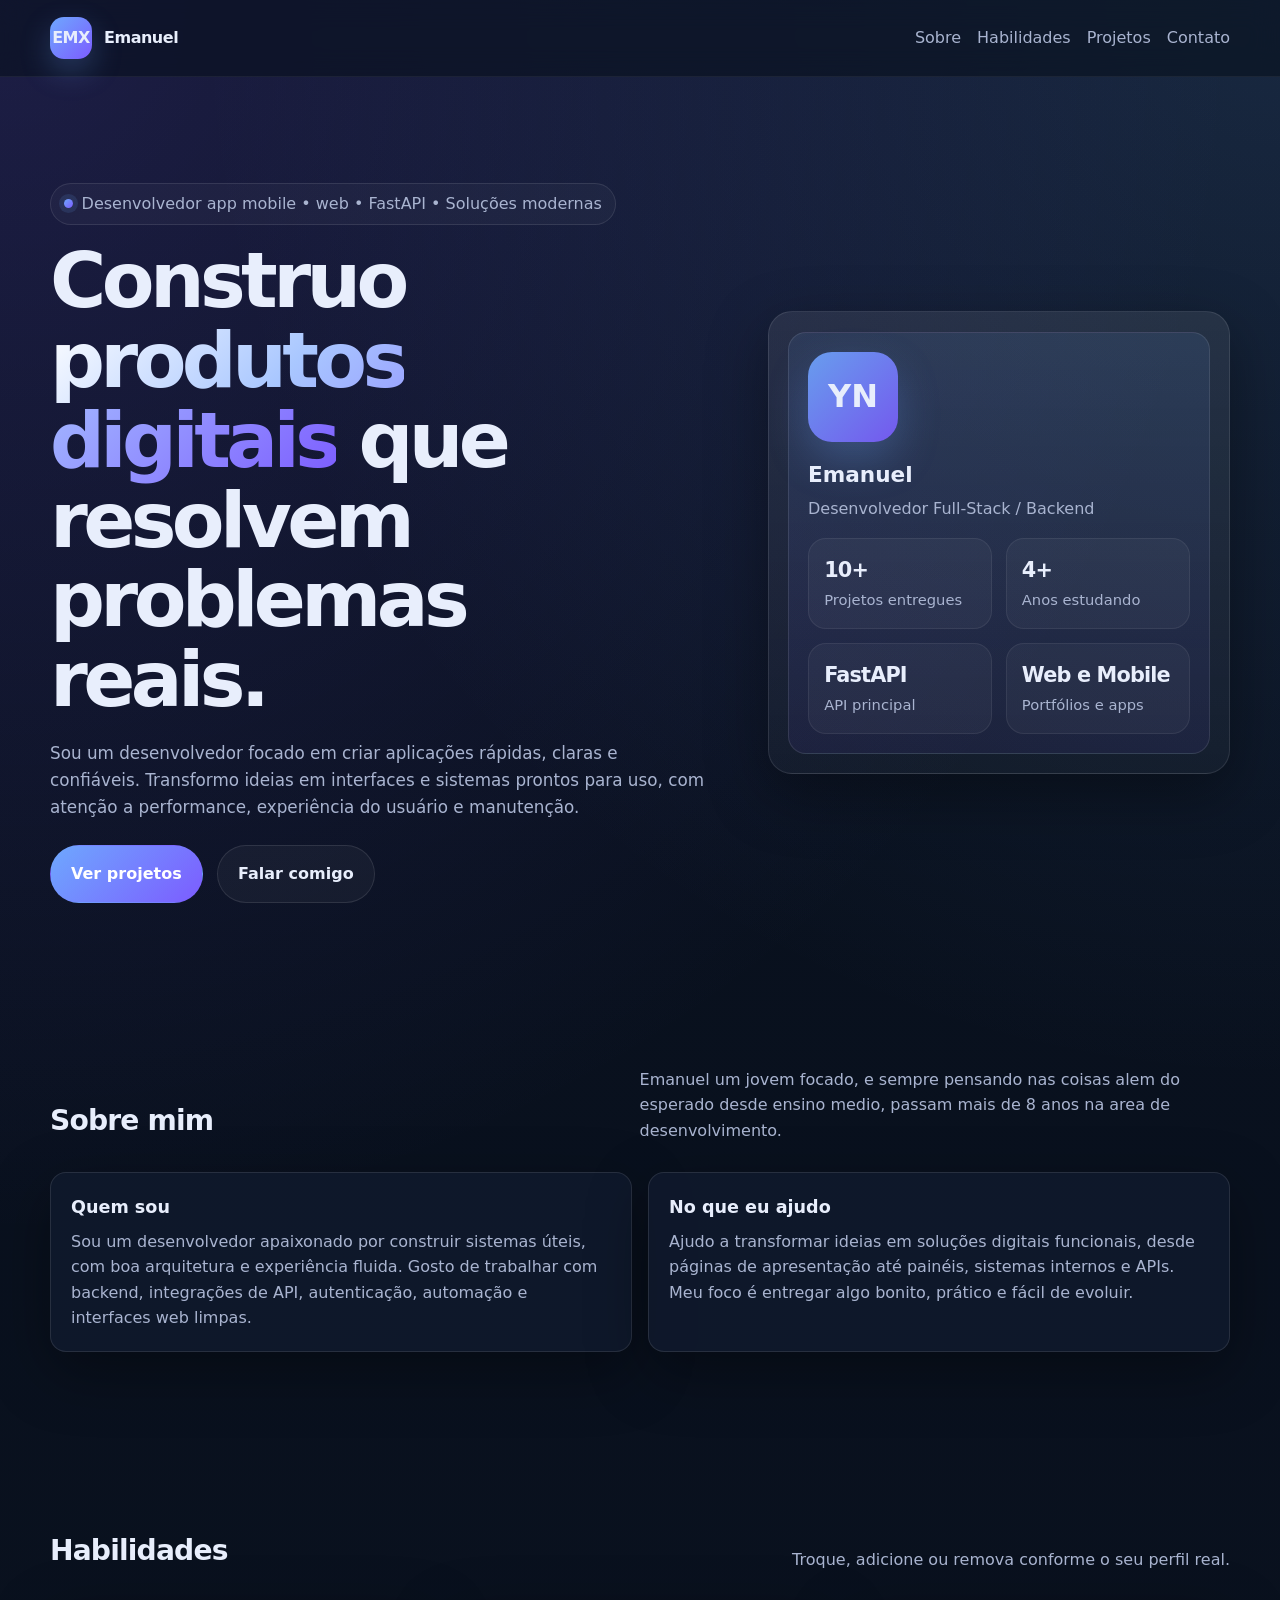
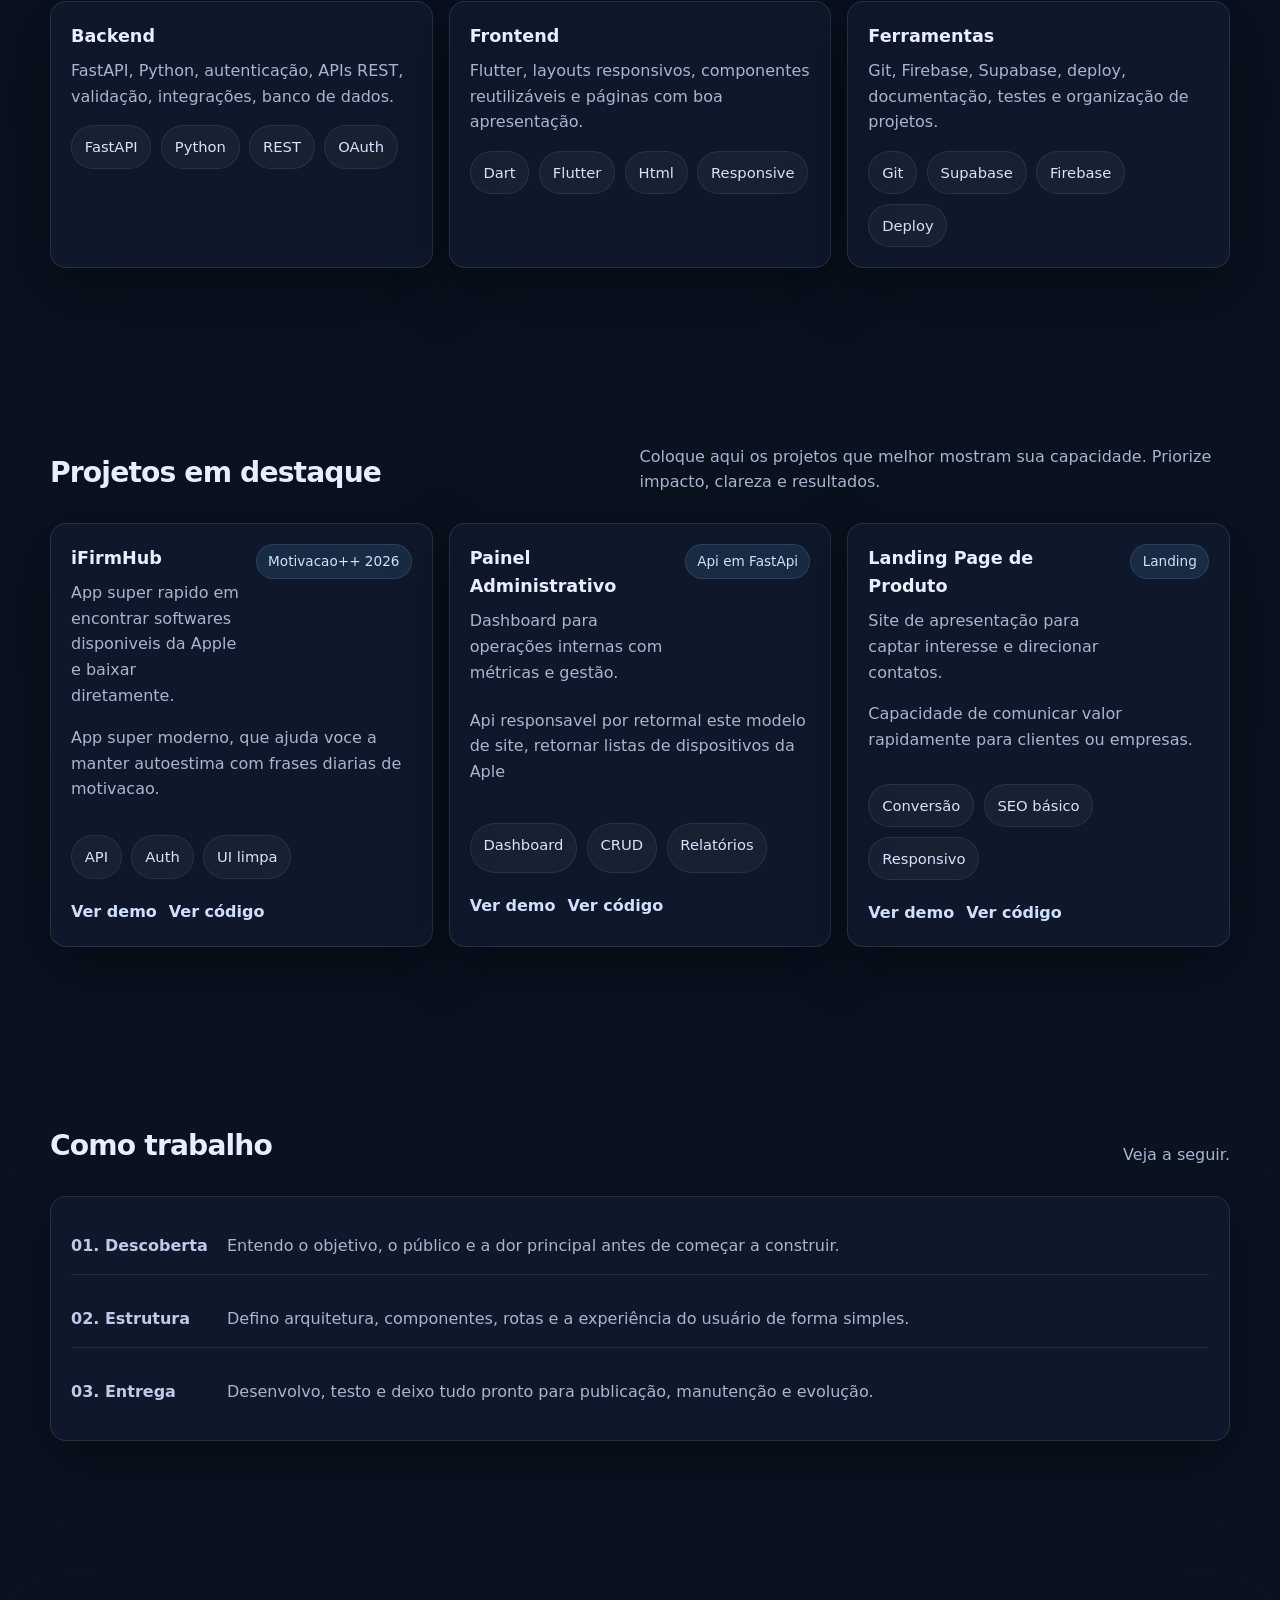
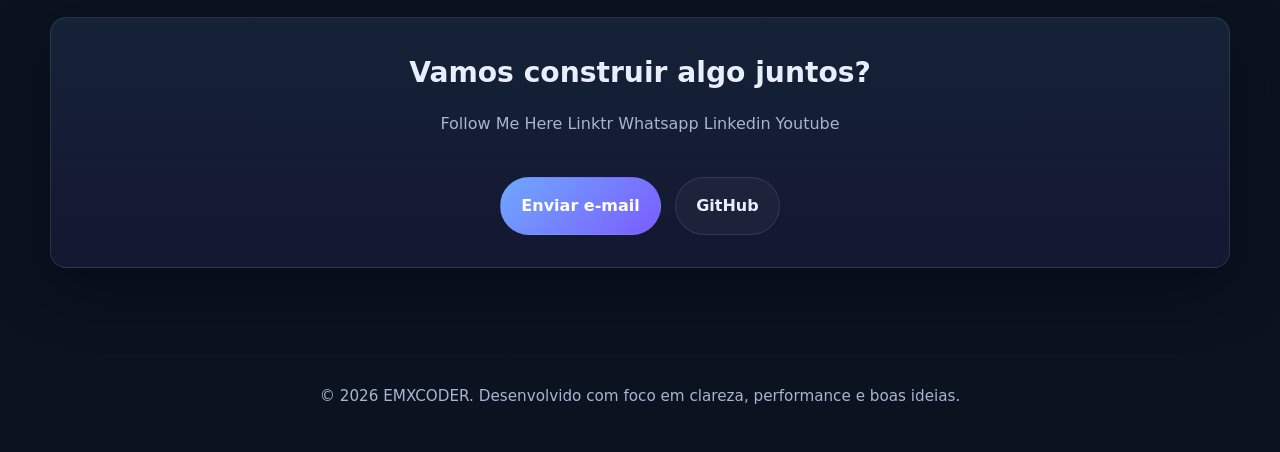
<file: page/index.html>
<!DOCTYPE html>
<html lang="pt-BR">

<head>
    <meta charset="UTF-8" />
    <meta name="viewport" content="width=device-width, initial-scale=1.0" />
    <meta name="description" content="Portfolio profissional de desenvolvedor web, projetos, habilidades e contato." />
    <title>EmxCoder | Desenvolvedor Multiplataforma</title>
    <link rel="stylesheet" href="style.css">
</head>

<body>
    <header class="nav">
        <div class="nav-inner">
            <a class="brand" href="#home">
                <span class="brand-badge">EMX</span>
                <span>Emanuel</span>
            </a>
            <nav class="nav-links" aria-label="Navegação principal">
                <a href="#sobre">Sobre</a>
                <a href="#habilidades">Habilidades</a>
                <a href="#projetos">Projetos</a>
                <a href="#contato">Contato</a>
            </nav>
        </div>
    </header>

    <main id="home">
        <section class="hero">
            <div class="container hero-grid">
                <div class="hero-copy">
                    <div class="eyebrow"><span class="eyebrow-dot"></span> Desenvolvedor app mobile • web • FastAPI •
                        Soluções
                        modernas</div>
                    <h1>Construo <span>produtos digitais</span> que resolvem problemas reais.</h1>
                    <p class="lead">
                        Sou um desenvolvedor focado em criar aplicações rápidas, claras e confiáveis.
                        Transformo ideias em interfaces e sistemas prontos para uso, com atenção a performance,
                        experiência do usuário e manutenção.
                    </p>
                    <div class="hero-actions">
                        <a class="btn btn-primary" href="#projetos">Ver projetos</a>
                        <a class="btn btn-secondary" href="#contato">Falar comigo</a>
                    </div>
                </div>

                <aside class="hero-panel">
                    <div class="profile-card">
                        <div style="display:flex; align-items:center; gap:1rem; flex-wrap:wrap;">
                            <div class="avatar">YN</div>
                            <div>
                                <h3 style="margin:0; font-size:1.35rem;">Emanuel</h3>
                                <p style="margin:0.25rem 0 0; color:var(--muted);">Desenvolvedor Full-Stack / Backend
                                </p>
                            </div>
                        </div>

                        <div class="mini-grid">
                            <div class="mini-stat">
                                <strong>10+</strong>
                                <span>Projetos entregues</span>
                            </div>
                            <div class="mini-stat">
                                <strong>4+</strong>
                                <span>Anos estudando</span>
                            </div>
                            <div class="mini-stat">
                                <strong>FastAPI</strong>
                                <span>API principal</span>
                            </div>
                            <div class="mini-stat">
                                <strong>Web e Mobile</strong>
                                <span>Portfólios e apps</span>
                            </div>
                        </div>
                    </div>
                </aside>
            </div>
        </section>

        <section id="sobre" class="section">
            <div class="container">
                <div class="section-title">
                    <h2>Sobre mim</h2>
                    <p>Emanuel um jovem focado, e sempre pensando nas coisas alem do esperado desde ensino medio, passam
                        mais de 8 anos na area de desenvolvimento.
                    </p>
                </div>

                <div class="grid-2">
                    <div class="card">
                        <h3>Quem sou</h3>
                        <p>
                            Sou um desenvolvedor apaixonado por construir sistemas úteis, com boa arquitetura e
                            experiência fluida.
                            Gosto de trabalhar com backend, integrações de API, autenticação, automação e interfaces web
                            limpas.
                        </p>
                    </div>
                    <div class="card">
                        <h3>No que eu ajudo</h3>
                        <p>
                            Ajudo a transformar ideias em soluções digitais funcionais, desde páginas de apresentação
                            até painéis, sistemas internos e APIs.
                            Meu foco é entregar algo bonito, prático e fácil de evoluir.
                        </p>
                    </div>
                </div>
            </div>
        </section>

        <section id="habilidades" class="section">
            <div class="container">
                <div class="section-title">
                    <h2>Habilidades</h2>
                    <p>Troque, adicione ou remova conforme o seu perfil real.</p>
                </div>

                <div class="grid-3">
                    <div class="card">
                        <h3>Backend</h3>
                        <p>FastAPI, Python, autenticação, APIs REST, validação, integrações, banco de dados.</p>
                        <div class="pill-list">
                            <span class="pill">FastAPI</span>
                            <span class="pill">Python</span>
                            <span class="pill">REST</span>
                            <span class="pill">OAuth</span>
                        </div>
                    </div>
                    <div class="card">
                        <h3>Frontend</h3>
                        <p>Flutter, layouts responsivos, componentes reutilizáveis e páginas com boa apresentação.</p>
                        <div class="pill-list">
                            <span class="pill">Dart</span>
                            <span class="pill">Flutter</span>
                            <span class="pill">Html</span>
                            <span class="pill">Responsive</span>
                        </div>
                    </div>
                    <div class="card">
                        <h3>Ferramentas</h3>
                        <p>Git, Firebase, Supabase, deploy, documentação, testes e organização de projetos.</p>
                        <div class="pill-list">
                            <span class="pill">Git</span>
                            <span class="pill">Supabase</span>
                            <span class="pill">Firebase</span>
                            <span class="pill">Deploy</span>
                        </div>
                    </div>
                </div>
            </div>
        </section>

        <section id="projetos" class="section">
            <div class="container">
                <div class="section-title">
                    <h2>Projetos em destaque</h2>
                    <p>Coloque aqui os projetos que melhor mostram sua capacidade. Priorize impacto, clareza e
                        resultados.</p>
                </div>

                <div class="grid-3">
                    <article class="card project-card">
                        <div class="project-top">
                            <div>
                                <h3>iFirmHub</h3>
                                <p>App super rapido em encontrar softwares disponiveis da Apple e baixar diretamente.
                                </p>
                            </div>
                            <span class="project-badge">Motivacao++ 2026</span>
                        </div>
                        <p>
                            App super moderno, que ajuda voce a manter autoestima com frases diarias de motivacao.
                        </p>
                        <div class="pill-list">
                            <span class="pill">API</span>
                            <span class="pill">Auth</span>
                            <span class="pill">UI limpa</span>
                        </div>
                        <div class="project-links">
                            <a class="link-inline" href="#">Ver demo</a>
                            <a class="link-inline" href="#">Ver código</a>
                        </div>
                    </article>

                    <article class="card project-card">
                        <div class="project-top">
                            <div>
                                <h3>Painel Administrativo</h3>
                                <p>Dashboard para operações internas com métricas e gestão.</p>
                            </div>
                            <span class="project-badge">Api em FastApi</span>
                        </div>
                        <p>
                            Api responsavel por retormal este modelo de site, retornar listas de dispositivos da Aple
                        </p>
                        <div class="pill-list">
                            <span class="pill">Dashboard</span>
                            <span class="pill">CRUD</span>
                            <span class="pill">Relatórios</span>
                        </div>
                        <div class="project-links">
                            <a class="link-inline" href="#">Ver demo</a>
                            <a class="link-inline" href="#">Ver código</a>
                        </div>
                    </article>

                    <article class="card project-card">
                        <div class="project-top">
                            <div>
                                <h3>Landing Page de Produto</h3>
                                <p>Site de apresentação para captar interesse e direcionar contatos.</p>
                            </div>
                            <span class="project-badge">Landing</span>
                        </div>
                        <p>
                            Capacidade de comunicar valor rapidamente para
                            clientes ou empresas.
                        </p>
                        <div class="pill-list">
                            <span class="pill">Conversão</span>
                            <span class="pill">SEO básico</span>
                            <span class="pill">Responsivo</span>
                        </div>
                        <div class="project-links">
                            <a class="link-inline" href="#">Ver demo</a>
                            <a class="link-inline" href="#">Ver código</a>
                        </div>
                    </article>
                </div>
            </div>
        </section>

        <section class="section">
            <div class="container">
                <div class="section-title">
                    <h2>Como trabalho</h2>
                    <p>Veja a seguir.</p>
                </div>

                <div class="card timeline">
                    <div class="timeline-item">
                        <div class="when">01. Descoberta</div>
                        <div class="what">Entendo o objetivo, o público e a dor principal antes de começar a construir.
                        </div>
                    </div>
                    <div class="timeline-item">
                        <div class="when">02. Estrutura</div>
                        <div class="what">Defino arquitetura, componentes, rotas e a experiência do usuário de forma
                            simples.</div>
                    </div>
                    <div class="timeline-item">
                        <div class="when">03. Entrega</div>
                        <div class="what">Desenvolvo, testo e deixo tudo pronto para publicação, manutenção e evolução.
                        </div>
                    </div>
                </div>
            </div>
        </section>

        <section id="contato" class="section">
            <div class="container">
                <div class="card contact-box">
                    <h2 style="margin:0; font-size:clamp(1.5rem, 2.2vw, 2.2rem);">Vamos construir algo juntos?</h2>
                    <p style="margin:0; color:var(--muted); max-width:60ch; margin-inline:auto;">
                        <a href="http://https://linktr.ee/emxcoder">Follow Me Here Linktr</a>
                        <a href="http://wa.me/258875759790">Whatsapp</a>
                        <a href="https://www.linkedin.com/in/emxcoder">Linkedin</a>
                        <a href="http://youtube.com/emxcoder">Youtube</a>


                    </p>
                    <div class="hero-actions" style="justify-content:center;">
                        <a class="btn btn-primary" href="mailto:emx.coder@gmail.com">Enviar e-mail</a>
                        <a class="btn btn-secondary" href="https://github.com/emxcoder" target="_blank"
                            rel="noreferrer">GitHub</a>
                    </div>
                </div>
            </div>
        </section>
    </main>

    <footer class="footer">
        <div class="container">
            <span>© <span id="year"></span> EMXCODER. Desenvolvido com foco em clareza, performance e boas
                ideias.</span>
        </div>
    </footer>

    <script>
        document.getElementById('year').textContent = new Date().getFullYear();
    </script>
</body>

</html>
</file>
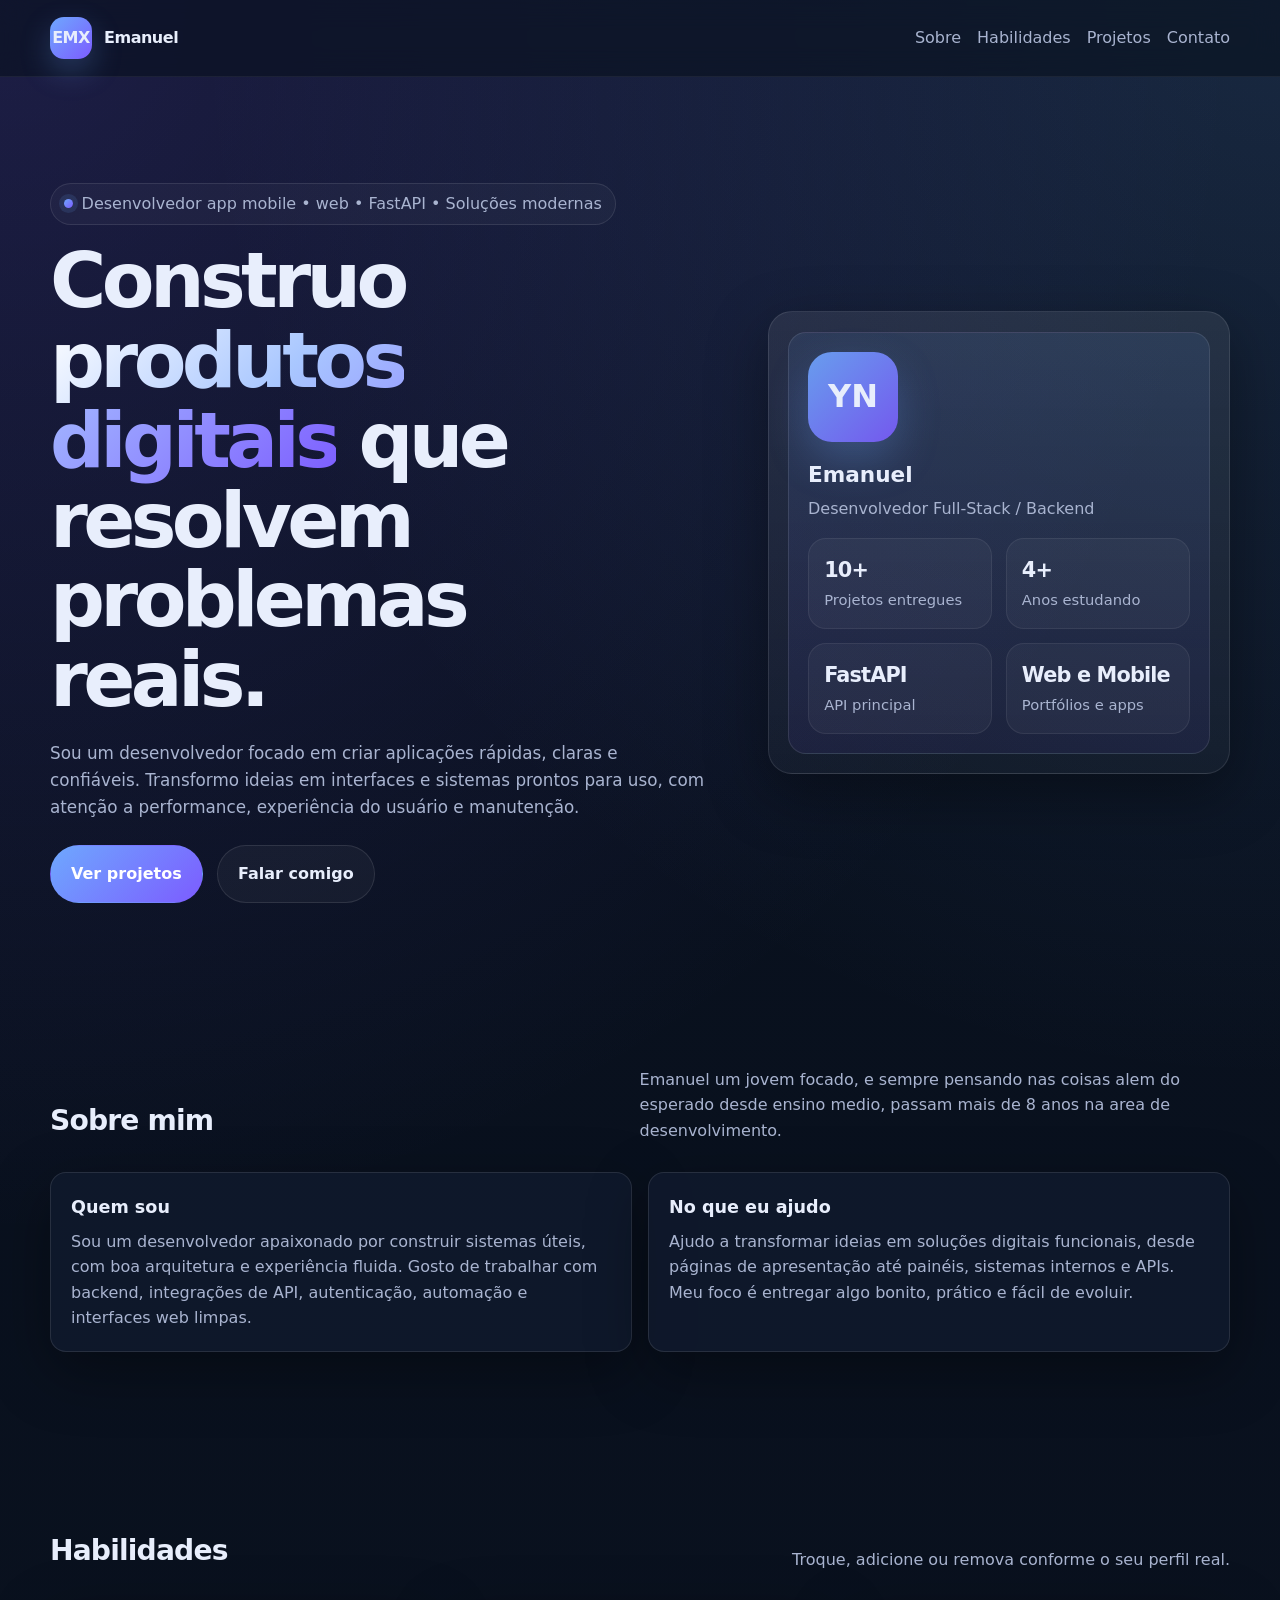
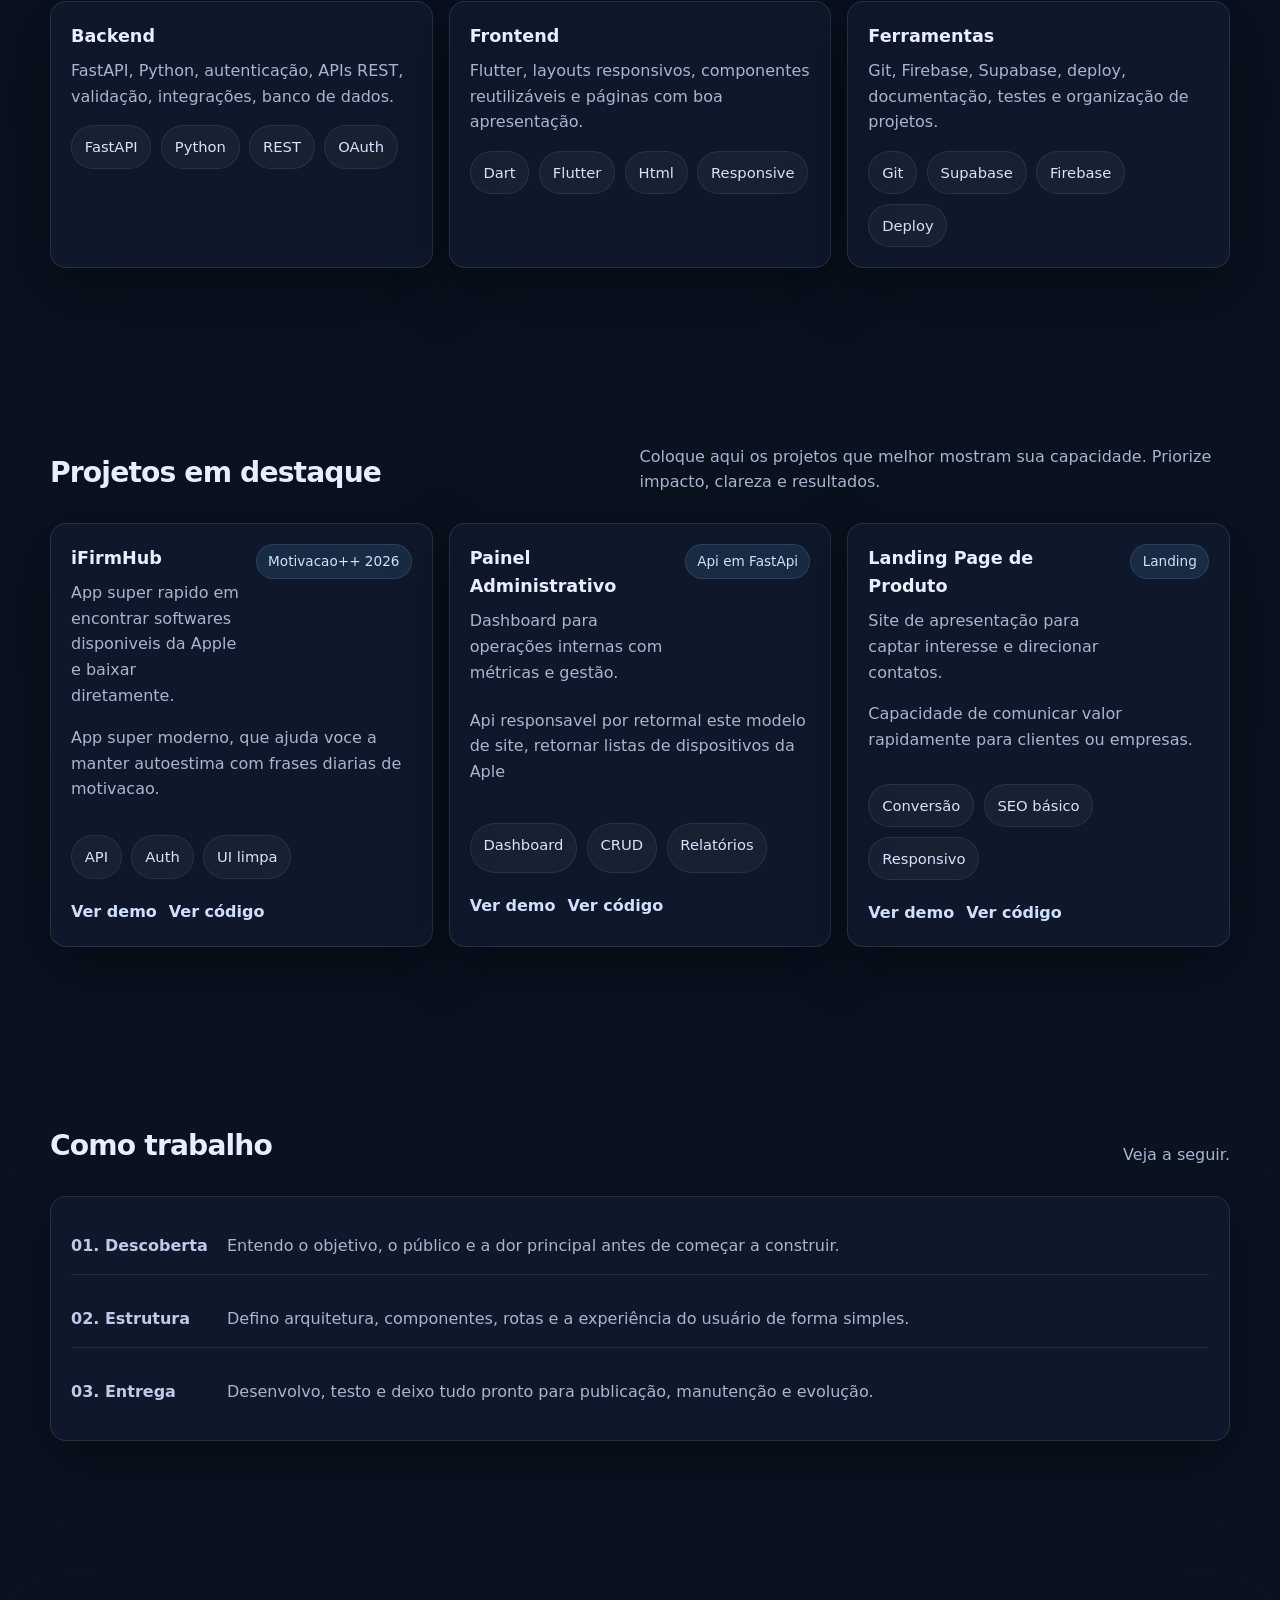
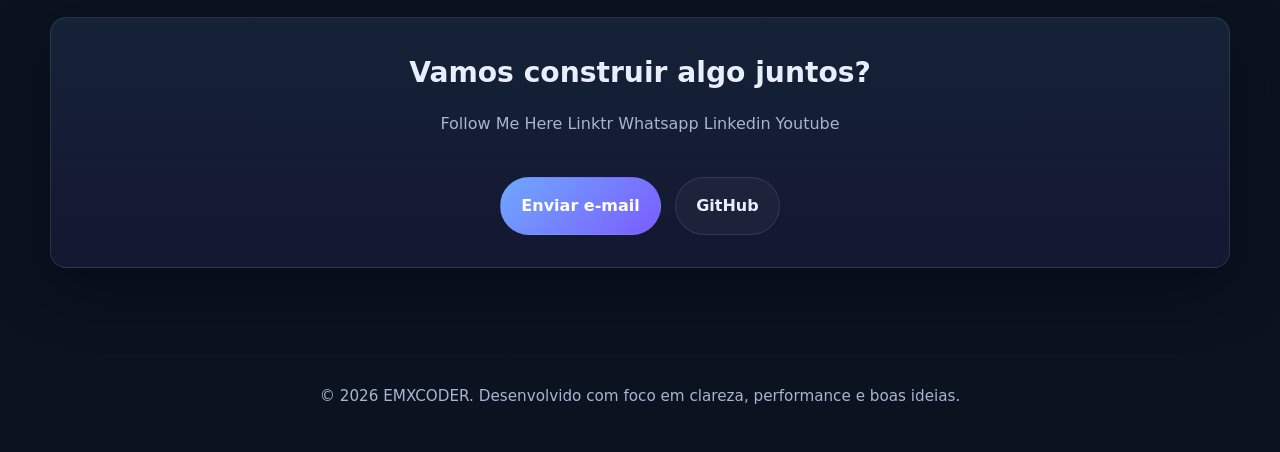
<file: page/template/index.html>
<!DOCTYPE html>
<html lang="pt-BR">

<head>
    <meta charset="UTF-8" />
    <meta name="viewport" content="width=device-width, initial-scale=1.0" />
    <meta name="description" content="Portfolio profissional de desenvolvedor web, projetos, habilidades e contato." />
    <title>EmxCoder | Desenvolvedor Multiplataforma</title>
    <link rel="stylesheet" href="../static/style.css">
</head>

<body>
    <header class="nav">
        <div class="nav-inner">
            <a class="brand" href="#home">
                <span class="brand-badge">EMX</span>
                <span>Emanuel</span>
            </a>
            <nav class="nav-links" aria-label="Navegação principal">
                <a href="#sobre">Sobre</a>
                <a href="#habilidades">Habilidades</a>
                <a href="#projetos">Projetos</a>
                <a href="#contato">Contato</a>
            </nav>
        </div>
    </header>

    <main id="home">
        <section class="hero">
            <div class="container hero-grid">
                <div class="hero-copy">
                    <div class="eyebrow"><span class="eyebrow-dot"></span> Desenvolvedor app mobile • web • FastAPI •
                        Soluções
                        modernas</div>
                    <h1>Construo <span>produtos digitais</span> que resolvem problemas reais.</h1>
                    <p class="lead">
                        Sou um desenvolvedor focado em criar aplicações rápidas, claras e confiáveis.
                        Transformo ideias em interfaces e sistemas prontos para uso, com atenção a performance,
                        experiência do usuário e manutenção.
                    </p>
                    <div class="hero-actions">
                        <a class="btn btn-primary" href="#projetos">Ver projetos</a>
                        <a class="btn btn-secondary" href="#contato">Falar comigo</a>
                    </div>
                </div>

                <aside class="hero-panel">
                    <div class="profile-card">
                        <div style="display:flex; align-items:center; gap:1rem; flex-wrap:wrap;">
                            <div class="avatar">YN</div>
                            <div>
                                <h3 style="margin:0; font-size:1.35rem;">Emanuel</h3>
                                <p style="margin:0.25rem 0 0; color:var(--muted);">Desenvolvedor Full-Stack / Backend
                                </p>
                            </div>
                        </div>

                        <div class="mini-grid">
                            <div class="mini-stat">
                                <strong>10+</strong>
                                <span>Projetos entregues</span>
                            </div>
                            <div class="mini-stat">
                                <strong>4+</strong>
                                <span>Anos estudando</span>
                            </div>
                            <div class="mini-stat">
                                <strong>FastAPI</strong>
                                <span>API principal</span>
                            </div>
                            <div class="mini-stat">
                                <strong>Web e Mobile</strong>
                                <span>Portfólios e apps</span>
                            </div>
                        </div>
                    </div>
                </aside>
            </div>
        </section>

        <section id="sobre" class="section">
            <div class="container">
                <div class="section-title">
                    <h2>Sobre mim</h2>
                    <p>Emanuel um jovem focado, e sempre pensando nas coisas alem do esperado desde ensino medio, passam
                        mais de 8 anos na area de desenvolvimento.
                    </p>
                </div>

                <div class="grid-2">
                    <div class="card">
                        <h3>Quem sou</h3>
                        <p>
                            Sou um desenvolvedor apaixonado por construir sistemas úteis, com boa arquitetura e
                            experiência fluida.
                            Gosto de trabalhar com backend, integrações de API, autenticação, automação e interfaces web
                            limpas.
                        </p>
                    </div>
                    <div class="card">
                        <h3>No que eu ajudo</h3>
                        <p>
                            Ajudo a transformar ideias em soluções digitais funcionais, desde páginas de apresentação
                            até painéis, sistemas internos e APIs.
                            Meu foco é entregar algo bonito, prático e fácil de evoluir.
                        </p>
                    </div>
                </div>
            </div>
        </section>

        <section id="habilidades" class="section">
            <div class="container">
                <div class="section-title">
                    <h2>Habilidades</h2>
                    <p>Troque, adicione ou remova conforme o seu perfil real.</p>
                </div>

                <div class="grid-3">
                    <div class="card">
                        <h3>Backend</h3>
                        <p>FastAPI, Python, autenticação, APIs REST, validação, integrações, banco de dados.</p>
                        <div class="pill-list">
                            <span class="pill">FastAPI</span>
                            <span class="pill">Python</span>
                            <span class="pill">REST</span>
                            <span class="pill">OAuth</span>
                        </div>
                    </div>
                    <div class="card">
                        <h3>Frontend</h3>
                        <p>Flutter, layouts responsivos, componentes reutilizáveis e páginas com boa apresentação.</p>
                        <div class="pill-list">
                            <span class="pill">Dart</span>
                            <span class="pill">Flutter</span>
                            <span class="pill">Html</span>
                            <span class="pill">Responsive</span>
                        </div>
                    </div>
                    <div class="card">
                        <h3>Ferramentas</h3>
                        <p>Git, Firebase, Supabase, deploy, documentação, testes e organização de projetos.</p>
                        <div class="pill-list">
                            <span class="pill">Git</span>
                            <span class="pill">Supabase</span>
                            <span class="pill">Firebase</span>
                            <span class="pill">Deploy</span>
                        </div>
                    </div>
                </div>
            </div>
        </section>

        <section id="projetos" class="section">
            <div class="container">
                <div class="section-title">
                    <h2>Projetos em destaque</h2>
                    <p>Coloque aqui os projetos que melhor mostram sua capacidade. Priorize impacto, clareza e
                        resultados.</p>
                </div>

                <div class="grid-3">
                    <article class="card project-card">
                        <div class="project-top">
                            <div>
                                <h3>iFirmHub</h3>
                                <p>App super rapido em encontrar softwares disponiveis da Apple e baixar diretamente.
                                </p>
                            </div>
                            <span class="project-badge">Motivacao++ 2026</span>
                        </div>
                        <p>
                            App super moderno, que ajuda voce a manter autoestima com frases diarias de motivacao.
                        </p>
                        <div class="pill-list">
                            <span class="pill">API</span>
                            <span class="pill">Auth</span>
                            <span class="pill">UI limpa</span>
                        </div>
                        <div class="project-links">
                            <a class="link-inline" href="#">Ver demo</a>
                            <a class="link-inline" href="#">Ver código</a>
                        </div>
                    </article>

                    <article class="card project-card">
                        <div class="project-top">
                            <div>
                                <h3>Painel Administrativo</h3>
                                <p>Dashboard para operações internas com métricas e gestão.</p>
                            </div>
                            <span class="project-badge">Api em FastApi</span>
                        </div>
                        <p>
                            Api responsavel por retormal este modelo de site, retornar listas de dispositivos da Aple
                        </p>
                        <div class="pill-list">
                            <span class="pill">Dashboard</span>
                            <span class="pill">CRUD</span>
                            <span class="pill">Relatórios</span>
                        </div>
                        <div class="project-links">
                            <a class="link-inline" href="#">Ver demo</a>
                            <a class="link-inline" href="#">Ver código</a>
                        </div>
                    </article>

                    <article class="card project-card">
                        <div class="project-top">
                            <div>
                                <h3>Landing Page de Produto</h3>
                                <p>Site de apresentação para captar interesse e direcionar contatos.</p>
                            </div>
                            <span class="project-badge">Landing</span>
                        </div>
                        <p>
                            Capacidade de comunicar valor rapidamente para
                            clientes ou empresas.
                        </p>
                        <div class="pill-list">
                            <span class="pill">Conversão</span>
                            <span class="pill">SEO básico</span>
                            <span class="pill">Responsivo</span>
                        </div>
                        <div class="project-links">
                            <a class="link-inline" href="#">Ver demo</a>
                            <a class="link-inline" href="#">Ver código</a>
                        </div>
                    </article>
                </div>
            </div>
        </section>

        <section class="section">
            <div class="container">
                <div class="section-title">
                    <h2>Como trabalho</h2>
                    <p>Veja a seguir.</p>
                </div>

                <div class="card timeline">
                    <div class="timeline-item">
                        <div class="when">01. Descoberta</div>
                        <div class="what">Entendo o objetivo, o público e a dor principal antes de começar a construir.
                        </div>
                    </div>
                    <div class="timeline-item">
                        <div class="when">02. Estrutura</div>
                        <div class="what">Defino arquitetura, componentes, rotas e a experiência do usuário de forma
                            simples.</div>
                    </div>
                    <div class="timeline-item">
                        <div class="when">03. Entrega</div>
                        <div class="what">Desenvolvo, testo e deixo tudo pronto para publicação, manutenção e evolução.
                        </div>
                    </div>
                </div>
            </div>
        </section>

        <section id="contato" class="section">
            <div class="container">
                <div class="card contact-box">
                    <h2 style="margin:0; font-size:clamp(1.5rem, 2.2vw, 2.2rem);">Vamos construir algo juntos?</h2>
                    <p style="margin:0; color:var(--muted); max-width:60ch; margin-inline:auto;">
                        <a href="http://https://linktr.ee/emxcoder">Follow Me Here Linktr</a>
                        <a href="http://wa.me/258875759790">Whatsapp</a>
                        <a href="https://www.linkedin.com/in/emxcoder">Linkedin</a>
                        <a href="http://youtube.com/emxcoder">Youtube</a>


                    </p>
                    <div class="hero-actions" style="justify-content:center;">
                        <a class="btn btn-primary" href="mailto:emx.coder@gmail.com">Enviar e-mail</a>
                        <a class="btn btn-secondary" href="https://github.com/emxcoder" target="_blank"
                            rel="noreferrer">GitHub</a>
                    </div>
                </div>
            </div>
        </section>
    </main>

    <footer class="footer">
        <div class="container">
            <span>© <span id="year"></span> EMXCODER. Desenvolvido com foco em clareza, performance e boas
                ideias.</span>
        </div>
    </footer>

    <script>
        document.getElementById('year').textContent = new Date().getFullYear();
    </script>
</body>

</html>
</file>
<file: page/style.css>
:root {
    --bg: #0b1220;
    --bg-soft: #111a2e;
    --card: rgba(17, 26, 46, 0.82);
    --card-2: rgba(255, 255, 255, 0.04);
    --text: #e8eefc;
    --muted: #a9b4d0;
    --accent: #6ea8fe;
    --accent-2: #7c5cff;
    --border: rgba(255, 255, 255, 0.10);
    --shadow: 0 20px 60px rgba(0, 0, 0, 0.35);
    --radius: 24px;
    --radius-sm: 16px;
    --max: 1180px;
    --container: min(var(--max), calc(100% - 2rem));
}

* {
    box-sizing: border-box;
}

html {
    scroll-behavior: smooth;
}

body {
    margin: 0;
    font-family: Inter, ui-sans-serif, system-ui, -apple-system, BlinkMacSystemFont, "Segoe UI", sans-serif;
    color: var(--text);
    background:
        radial-gradient(circle at top left, rgba(124, 92, 255, 0.18), transparent 32%),
        radial-gradient(circle at top right, rgba(110, 168, 254, 0.16), transparent 28%),
        linear-gradient(180deg, #08101d 0%, #0b1220 100%);
    min-height: 100vh;
    line-height: 1.6;
}

a {
    color: inherit;
    text-decoration: none;
}

img {
    max-width: 100%;
    display: block;
}

button {
    font: inherit;
}

.container {
    width: var(--container);
    margin: 0 auto;
}

.section {
    padding: 88px 0;
}

.section-title {
    display: flex;
    align-items: end;
    justify-content: space-between;
    gap: 1rem;
    margin-bottom: 28px;
}

.section-title h2 {
    margin: 0;
    font-size: clamp(1.6rem, 2.2vw, 2.4rem);
    letter-spacing: -0.03em;
}

.section-title p {
    margin: 0;
    color: var(--muted);
    max-width: 58ch;
}

.nav {
    position: sticky;
    top: 0;
    z-index: 10;
    backdrop-filter: blur(14px);
    background: rgba(8, 16, 29, 0.58);
    border-bottom: 1px solid rgba(255, 255, 255, 0.06);
}

.nav-inner {
    width: var(--container);
    margin: 0 auto;
    display: flex;
    align-items: center;
    justify-content: space-between;
    min-height: 76px;
    gap: 1rem;
}

.brand {
    display: inline-flex;
    align-items: center;
    gap: 0.75rem;
    font-weight: 800;
    letter-spacing: -0.03em;
}

.brand-badge {
    width: 42px;
    height: 42px;
    border-radius: 14px;
    display: grid;
    place-items: center;
    background: linear-gradient(135deg, var(--accent), var(--accent-2));
    box-shadow: 0 12px 30px rgba(110, 168, 254, 0.25);
    font-weight: 900;
}

.nav-links {
    display: flex;
    align-items: center;
    gap: 1rem;
    flex-wrap: wrap;
    color: var(--muted);
    font-weight: 500;
}

.nav-links a:hover {
    color: var(--text);
}

.hero {
    padding: 78px 0 48px;
}

.hero-grid {
    display: grid;
    grid-template-columns: 1.2fr 0.8fr;
    gap: 1.5rem;
    align-items: center;
}

.hero-copy {
    padding: 28px 0;
}

.eyebrow {
    display: inline-flex;
    align-items: center;
    gap: 0.55rem;
    padding: 0.45rem 0.8rem;
    border: 1px solid var(--border);
    border-radius: 999px;
    color: var(--muted);
    background: rgba(255, 255, 255, 0.03);
    margin-bottom: 1rem;
    width: fit-content;
}

.eyebrow-dot {
    width: 9px;
    height: 9px;
    border-radius: 999px;
    background: linear-gradient(135deg, var(--accent), var(--accent-2));
    box-shadow: 0 0 0 5px rgba(110, 168, 254, 0.12);
}

.hero h1 {
    margin: 0;
    font-size: clamp(2.6rem, 6vw, 4.8rem);
    line-height: 1.04;
    letter-spacing: -0.06em;
    max-width: 12ch;
}

.hero h1 span {
    background: linear-gradient(135deg, #ffffff 0%, #a9c7ff 40%, #7c5cff 100%);
    -webkit-background-clip: text;
    background-clip: text;
    color: transparent;
}

.hero p.lead {
    margin: 1.25rem 0 0;
    max-width: 62ch;
    color: var(--muted);
    font-size: 1.05rem;
}

.hero-actions {
    display: flex;
    gap: 0.9rem;
    flex-wrap: wrap;
    margin-top: 1.5rem;
}

.btn {
    display: inline-flex;
    align-items: center;
    justify-content: center;
    gap: 0.55rem;
    padding: 0.95rem 1.25rem;
    border-radius: 999px;
    border: 1px solid var(--border);
    font-weight: 700;
    transition: transform .2s ease, border-color .2s ease, background .2s ease;
    cursor: pointer;
}

.btn:hover {
    transform: translateY(-1px);
}

.btn-primary {
    background: linear-gradient(135deg, var(--accent), var(--accent-2));
    color: white;
    border-color: transparent;
}

.btn-secondary {
    background: rgba(255, 255, 255, 0.04);
    color: var(--text);
}

.hero-panel {
    background: linear-gradient(180deg, rgba(255, 255, 255, 0.08), rgba(255, 255, 255, 0.03));
    border: 1px solid var(--border);
    border-radius: var(--radius);
    box-shadow: var(--shadow);
    padding: 1.2rem;
}

.profile-card {
    background: linear-gradient(180deg, rgba(110, 168, 254, 0.10), rgba(124, 92, 255, 0.08));
    border: 1px solid rgba(255, 255, 255, 0.10);
    border-radius: calc(var(--radius) - 6px);
    padding: 1.2rem;
    display: grid;
    gap: 1rem;
}

.avatar {
    width: 90px;
    height: 90px;
    border-radius: 24px;
    background: linear-gradient(135deg, rgba(110, 168, 254, 0.9), rgba(124, 92, 255, 0.9));
    display: grid;
    place-items: center;
    font-size: 2rem;
    font-weight: 900;
    box-shadow: 0 18px 40px rgba(110, 168, 254, 0.25);
}

.mini-grid {
    display: grid;
    grid-template-columns: repeat(2, 1fr);
    gap: 0.85rem;
}

.mini-stat {
    padding: 0.95rem;
    border-radius: 18px;
    background: rgba(255, 255, 255, 0.04);
    border: 1px solid rgba(255, 255, 255, 0.07);
}

.mini-stat strong {
    display: block;
    font-size: 1.3rem;
    letter-spacing: -0.04em;
}

.mini-stat span {
    color: var(--muted);
    font-size: 0.92rem;
}

.grid-3 {
    display: grid;
    grid-template-columns: repeat(3, 1fr);
    gap: 1rem;
}

.grid-2 {
    display: grid;
    grid-template-columns: repeat(2, 1fr);
    gap: 1rem;
}

.card {
    background: var(--card);
    border: 1px solid var(--border);
    border-radius: var(--radius-sm);
    box-shadow: var(--shadow);
    padding: 1.25rem;
}

.card h3 {
    margin: 0 0 0.5rem;
    font-size: 1.1rem;
}

.card p {
    margin: 0;
    color: var(--muted);
}

.pill-list {
    display: flex;
    gap: 0.6rem;
    flex-wrap: wrap;
    margin-top: 1rem;
}

.pill {
    padding: 0.55rem 0.8rem;
    border-radius: 999px;
    background: rgba(255, 255, 255, 0.04);
    border: 1px solid rgba(255, 255, 255, 0.08);
    color: #d8e2ff;
    font-size: 0.92rem;
}

.project-card {
    display: grid;
    gap: 1rem;
    height: 100%;
}

.project-top {
    display: flex;
    align-items: start;
    justify-content: space-between;
    gap: 0.8rem;
}

.project-badge {
    padding: 0.35rem 0.7rem;
    border-radius: 999px;
    background: rgba(110, 168, 254, 0.12);
    color: #cfe0ff;
    border: 1px solid rgba(110, 168, 254, 0.18);
    font-size: 0.85rem;
    white-space: nowrap;
}

.project-links {
    display: flex;
    gap: 0.75rem;
    flex-wrap: wrap;
    margin-top: 0.25rem;
}

.link-inline {
    color: #cfe0ff;
    font-weight: 700;
}

.link-inline:hover {
    text-decoration: underline;
}

.timeline {
    display: grid;
    gap: 0.9rem;
}

.timeline-item {
    display: grid;
    grid-template-columns: 140px 1fr;
    gap: 1rem;
    padding: 1rem 0;
    border-bottom: 1px solid rgba(255, 255, 255, 0.08);
}

.timeline-item:last-child {
    border-bottom: 0;
}

.timeline-item .when {
    color: #c0c9e7;
    font-weight: 700;
}

.timeline-item .what {
    color: var(--muted);
}

.contact-box {
    display: grid;
    gap: 1rem;
    text-align: center;
    padding: 2rem;
    background: linear-gradient(180deg, rgba(110, 168, 254, 0.11), rgba(124, 92, 255, 0.08));
}

.footer {
    padding: 28px 0 44px;
    color: var(--muted);
    text-align: center;
    font-size: 0.95rem;
}

@media (max-width: 960px) {

    .hero-grid,
    .grid-3,
    .grid-2 {
        grid-template-columns: 1fr;
    }

    .timeline-item {
        grid-template-columns: 1fr;
        gap: 0.25rem;
    }

    .section-title {
        align-items: start;
        flex-direction: column;
    }

    .nav-inner {
        flex-direction: column;
        padding: 1rem 0;
    }

    .hero {
        padding-top: 44px;
    }
}

@media (max-width: 560px) {
    .mini-grid {
        grid-template-columns: 1fr;
    }

    .hero h1 {
        max-width: 100%;
    }

    .btn {
        width: 100%;
    }

    .hero-actions {
        width: 100%;
    }
}
</file>
<file: page/static/style.css>
:root {
    --bg: #0b1220;
    --bg-soft: #111a2e;
    --card: rgba(17, 26, 46, 0.82);
    --card-2: rgba(255, 255, 255, 0.04);
    --text: #e8eefc;
    --muted: #a9b4d0;
    --accent: #6ea8fe;
    --accent-2: #7c5cff;
    --border: rgba(255, 255, 255, 0.10);
    --shadow: 0 20px 60px rgba(0, 0, 0, 0.35);
    --radius: 24px;
    --radius-sm: 16px;
    --max: 1180px;
    --container: min(var(--max), calc(100% - 2rem));
}

* {
    box-sizing: border-box;
}

html {
    scroll-behavior: smooth;
}

body {
    margin: 0;
    font-family: Inter, ui-sans-serif, system-ui, -apple-system, BlinkMacSystemFont, "Segoe UI", sans-serif;
    color: var(--text);
    background:
        radial-gradient(circle at top left, rgba(124, 92, 255, 0.18), transparent 32%),
        radial-gradient(circle at top right, rgba(110, 168, 254, 0.16), transparent 28%),
        linear-gradient(180deg, #08101d 0%, #0b1220 100%);
    min-height: 100vh;
    line-height: 1.6;
}

a {
    color: inherit;
    text-decoration: none;
}

img {
    max-width: 100%;
    display: block;
}

button {
    font: inherit;
}

.container {
    width: var(--container);
    margin: 0 auto;
}

.section {
    padding: 88px 0;
}

.section-title {
    display: flex;
    align-items: end;
    justify-content: space-between;
    gap: 1rem;
    margin-bottom: 28px;
}

.section-title h2 {
    margin: 0;
    font-size: clamp(1.6rem, 2.2vw, 2.4rem);
    letter-spacing: -0.03em;
}

.section-title p {
    margin: 0;
    color: var(--muted);
    max-width: 58ch;
}

.nav {
    position: sticky;
    top: 0;
    z-index: 10;
    backdrop-filter: blur(14px);
    background: rgba(8, 16, 29, 0.58);
    border-bottom: 1px solid rgba(255, 255, 255, 0.06);
}

.nav-inner {
    width: var(--container);
    margin: 0 auto;
    display: flex;
    align-items: center;
    justify-content: space-between;
    min-height: 76px;
    gap: 1rem;
}

.brand {
    display: inline-flex;
    align-items: center;
    gap: 0.75rem;
    font-weight: 800;
    letter-spacing: -0.03em;
}

.brand-badge {
    width: 42px;
    height: 42px;
    border-radius: 14px;
    display: grid;
    place-items: center;
    background: linear-gradient(135deg, var(--accent), var(--accent-2));
    box-shadow: 0 12px 30px rgba(110, 168, 254, 0.25);
    font-weight: 900;
}

.nav-links {
    display: flex;
    align-items: center;
    gap: 1rem;
    flex-wrap: wrap;
    color: var(--muted);
    font-weight: 500;
}

.nav-links a:hover {
    color: var(--text);
}

.hero {
    padding: 78px 0 48px;
}

.hero-grid {
    display: grid;
    grid-template-columns: 1.2fr 0.8fr;
    gap: 1.5rem;
    align-items: center;
}

.hero-copy {
    padding: 28px 0;
}

.eyebrow {
    display: inline-flex;
    align-items: center;
    gap: 0.55rem;
    padding: 0.45rem 0.8rem;
    border: 1px solid var(--border);
    border-radius: 999px;
    color: var(--muted);
    background: rgba(255, 255, 255, 0.03);
    margin-bottom: 1rem;
    width: fit-content;
}

.eyebrow-dot {
    width: 9px;
    height: 9px;
    border-radius: 999px;
    background: linear-gradient(135deg, var(--accent), var(--accent-2));
    box-shadow: 0 0 0 5px rgba(110, 168, 254, 0.12);
}

.hero h1 {
    margin: 0;
    font-size: clamp(2.6rem, 6vw, 4.8rem);
    line-height: 1.04;
    letter-spacing: -0.06em;
    max-width: 12ch;
}

.hero h1 span {
    background: linear-gradient(135deg, #ffffff 0%, #a9c7ff 40%, #7c5cff 100%);
    -webkit-background-clip: text;
    background-clip: text;
    color: transparent;
}

.hero p.lead {
    margin: 1.25rem 0 0;
    max-width: 62ch;
    color: var(--muted);
    font-size: 1.05rem;
}

.hero-actions {
    display: flex;
    gap: 0.9rem;
    flex-wrap: wrap;
    margin-top: 1.5rem;
}

.btn {
    display: inline-flex;
    align-items: center;
    justify-content: center;
    gap: 0.55rem;
    padding: 0.95rem 1.25rem;
    border-radius: 999px;
    border: 1px solid var(--border);
    font-weight: 700;
    transition: transform .2s ease, border-color .2s ease, background .2s ease;
    cursor: pointer;
}

.btn:hover {
    transform: translateY(-1px);
}

.btn-primary {
    background: linear-gradient(135deg, var(--accent), var(--accent-2));
    color: white;
    border-color: transparent;
}

.btn-secondary {
    background: rgba(255, 255, 255, 0.04);
    color: var(--text);
}

.hero-panel {
    background: linear-gradient(180deg, rgba(255, 255, 255, 0.08), rgba(255, 255, 255, 0.03));
    border: 1px solid var(--border);
    border-radius: var(--radius);
    box-shadow: var(--shadow);
    padding: 1.2rem;
}

.profile-card {
    background: linear-gradient(180deg, rgba(110, 168, 254, 0.10), rgba(124, 92, 255, 0.08));
    border: 1px solid rgba(255, 255, 255, 0.10);
    border-radius: calc(var(--radius) - 6px);
    padding: 1.2rem;
    display: grid;
    gap: 1rem;
}

.avatar {
    width: 90px;
    height: 90px;
    border-radius: 24px;
    background: linear-gradient(135deg, rgba(110, 168, 254, 0.9), rgba(124, 92, 255, 0.9));
    display: grid;
    place-items: center;
    font-size: 2rem;
    font-weight: 900;
    box-shadow: 0 18px 40px rgba(110, 168, 254, 0.25);
}

.mini-grid {
    display: grid;
    grid-template-columns: repeat(2, 1fr);
    gap: 0.85rem;
}

.mini-stat {
    padding: 0.95rem;
    border-radius: 18px;
    background: rgba(255, 255, 255, 0.04);
    border: 1px solid rgba(255, 255, 255, 0.07);
}

.mini-stat strong {
    display: block;
    font-size: 1.3rem;
    letter-spacing: -0.04em;
}

.mini-stat span {
    color: var(--muted);
    font-size: 0.92rem;
}

.grid-3 {
    display: grid;
    grid-template-columns: repeat(3, 1fr);
    gap: 1rem;
}

.grid-2 {
    display: grid;
    grid-template-columns: repeat(2, 1fr);
    gap: 1rem;
}

.card {
    background: var(--card);
    border: 1px solid var(--border);
    border-radius: var(--radius-sm);
    box-shadow: var(--shadow);
    padding: 1.25rem;
}

.card h3 {
    margin: 0 0 0.5rem;
    font-size: 1.1rem;
}

.card p {
    margin: 0;
    color: var(--muted);
}

.pill-list {
    display: flex;
    gap: 0.6rem;
    flex-wrap: wrap;
    margin-top: 1rem;
}

.pill {
    padding: 0.55rem 0.8rem;
    border-radius: 999px;
    background: rgba(255, 255, 255, 0.04);
    border: 1px solid rgba(255, 255, 255, 0.08);
    color: #d8e2ff;
    font-size: 0.92rem;
}

.project-card {
    display: grid;
    gap: 1rem;
    height: 100%;
}

.project-top {
    display: flex;
    align-items: start;
    justify-content: space-between;
    gap: 0.8rem;
}

.project-badge {
    padding: 0.35rem 0.7rem;
    border-radius: 999px;
    background: rgba(110, 168, 254, 0.12);
    color: #cfe0ff;
    border: 1px solid rgba(110, 168, 254, 0.18);
    font-size: 0.85rem;
    white-space: nowrap;
}

.project-links {
    display: flex;
    gap: 0.75rem;
    flex-wrap: wrap;
    margin-top: 0.25rem;
}

.link-inline {
    color: #cfe0ff;
    font-weight: 700;
}

.link-inline:hover {
    text-decoration: underline;
}

.timeline {
    display: grid;
    gap: 0.9rem;
}

.timeline-item {
    display: grid;
    grid-template-columns: 140px 1fr;
    gap: 1rem;
    padding: 1rem 0;
    border-bottom: 1px solid rgba(255, 255, 255, 0.08);
}

.timeline-item:last-child {
    border-bottom: 0;
}

.timeline-item .when {
    color: #c0c9e7;
    font-weight: 700;
}

.timeline-item .what {
    color: var(--muted);
}

.contact-box {
    display: grid;
    gap: 1rem;
    text-align: center;
    padding: 2rem;
    background: linear-gradient(180deg, rgba(110, 168, 254, 0.11), rgba(124, 92, 255, 0.08));
}

.footer {
    padding: 28px 0 44px;
    color: var(--muted);
    text-align: center;
    font-size: 0.95rem;
}

@media (max-width: 960px) {

    .hero-grid,
    .grid-3,
    .grid-2 {
        grid-template-columns: 1fr;
    }

    .timeline-item {
        grid-template-columns: 1fr;
        gap: 0.25rem;
    }

    .section-title {
        align-items: start;
        flex-direction: column;
    }

    .nav-inner {
        flex-direction: column;
        padding: 1rem 0;
    }

    .hero {
        padding-top: 44px;
    }
}

@media (max-width: 560px) {
    .mini-grid {
        grid-template-columns: 1fr;
    }

    .hero h1 {
        max-width: 100%;
    }

    .btn {
        width: 100%;
    }

    .hero-actions {
        width: 100%;
    }
}
</file>
